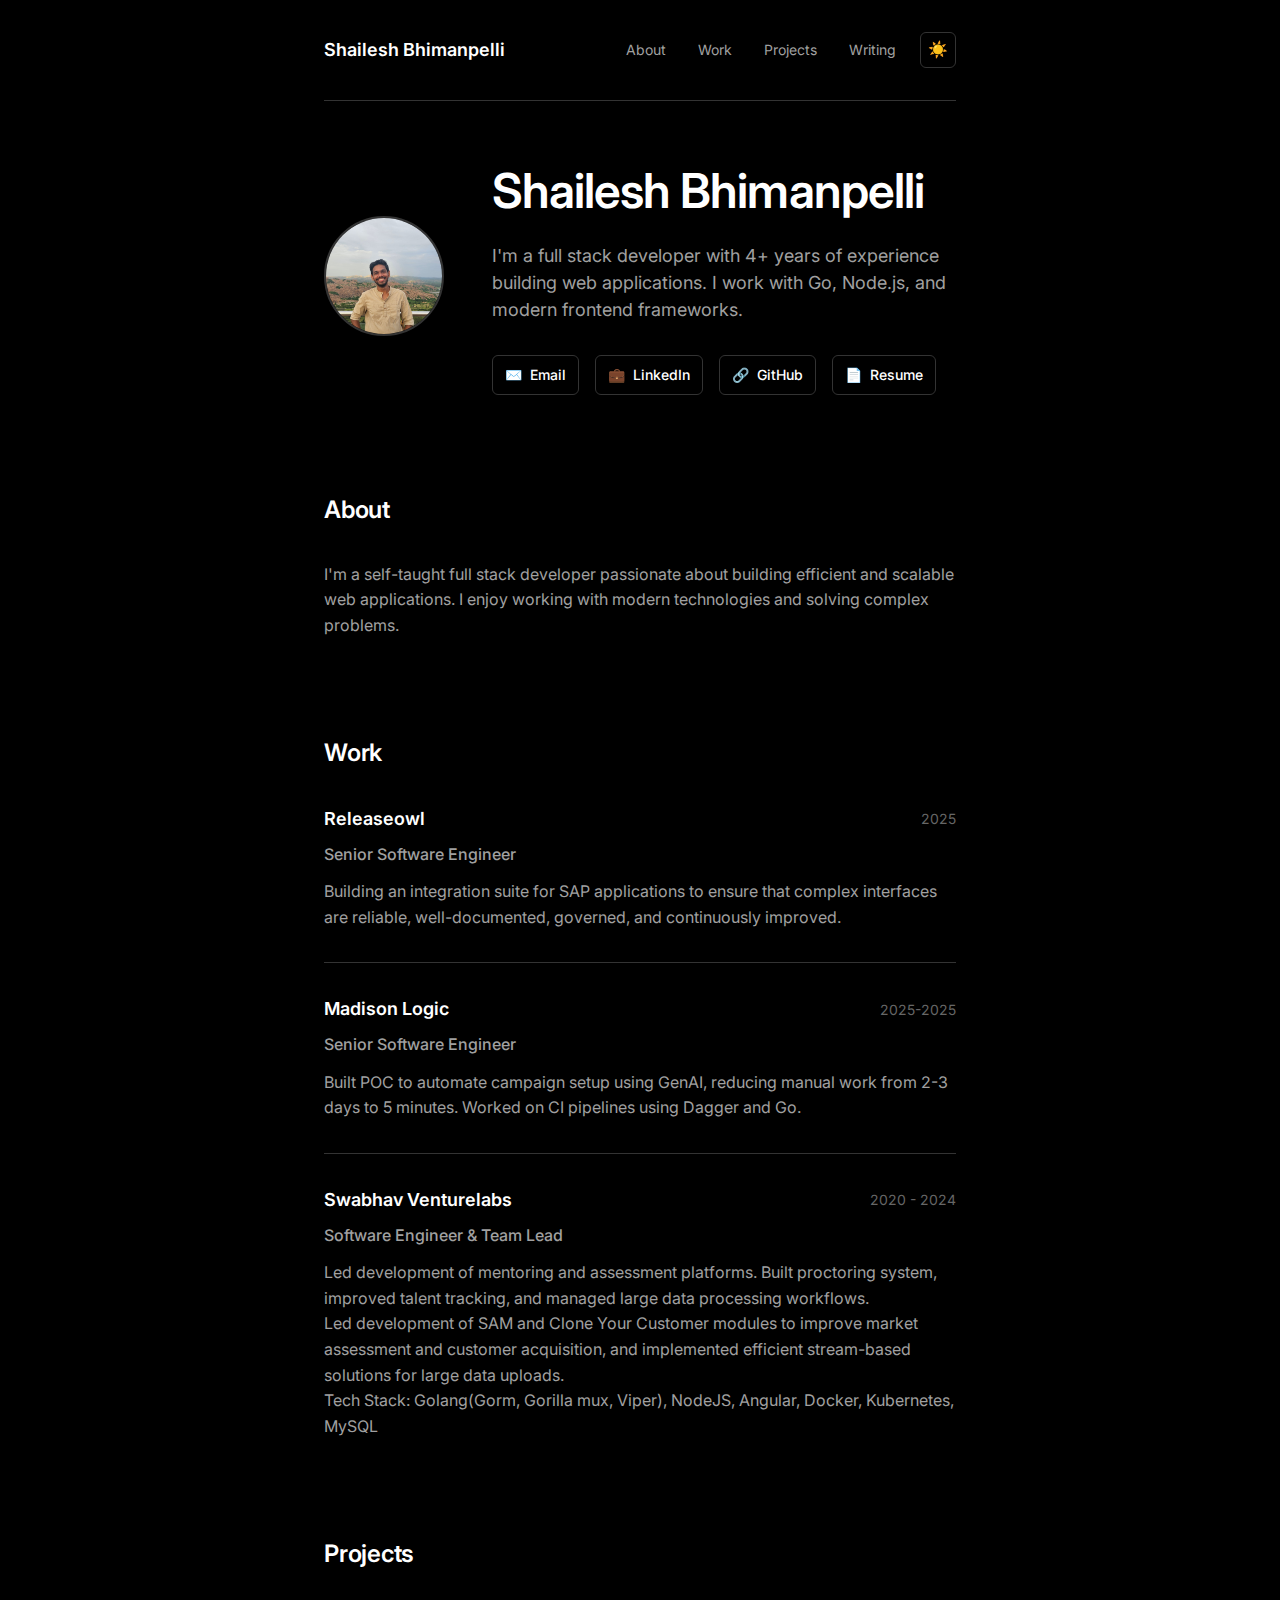
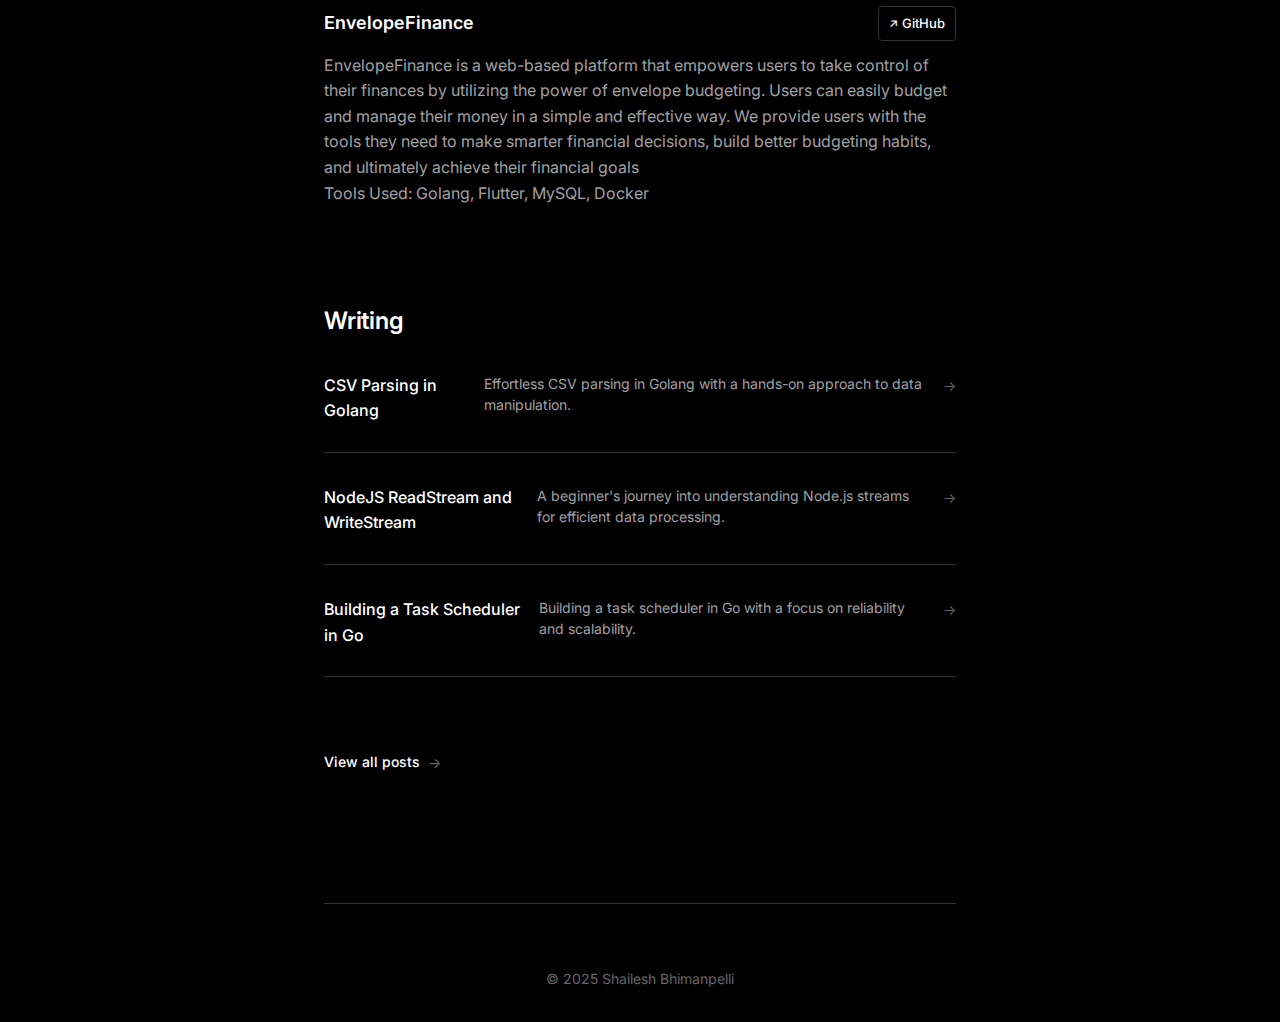
<file: index.html>
<!DOCTYPE html>
<html lang="en">
  <head>
    <meta charset="UTF-8" />
    <meta http-equiv="X-UA-Compatible" content="IE=edge" />
    <meta name="viewport" content="width=device-width, initial-scale=1.0" />
    <title>Shailesh Bhimanpelli</title>
    <link rel="stylesheet" href="./styles/main.css" type="text/css" media="screen" />
    <link rel="preconnect" href="https://fonts.googleapis.com" />
    <link rel="preconnect" href="https://fonts.gstatic.com" crossorigin />
    <link href="https://fonts.googleapis.com/css2?family=Inter:wght@400;500;600&display=swap" rel="stylesheet" />

    <!-- Google tag (gtag.js) -->
    <script async src="https://www.googletagmanager.com/gtag/js?id=G-DHS03ZKPVD"></script>
    <script>
      window.dataLayer = window.dataLayer || [];
      function gtag() {
        dataLayer.push(arguments);
      }
      gtag("js", new Date());

      gtag("config", "G-DHS03ZKPVD");
    </script>
  </head>

  <body>
    <div class="container">
      <!-- Header -->
      <header class="header">
        <nav class="nav">
          <a href="#" class="nav-brand">Shailesh Bhimanpelli</a>
          <div class="nav-right">
            <div class="nav-links">
              <a href="#about">About</a>
              <a href="#work">Work</a>
              <a href="#projects">Projects</a>
              <a href="#writing">Writing</a>
            </div>
            <button class="theme-toggle" id="theme-toggle" aria-label="Toggle theme">
              <span class="theme-icon">☀️</span>
            </button>
          </div>
        </nav>
      </header>

      <!-- Main Content -->
      <main class="main">
        <!-- Hero Section -->
        <section class="hero">
          <div class="hero-content">
            <div class="hero-image">
              <img src="./assets/images/profile.jpg" alt="Shailesh Bhimanpelli" class="profile-pic" />
            </div>
            <div class="hero-text">
              <h1>Shailesh Bhimanpelli</h1>
              <p class="hero-description">
                I'm a full stack developer with 4+ years of experience building web applications. I work with Go,
                Node.js, and modern frontend frameworks.
              </p>
              <div class="hero-links">
                <a href="mailto:shaileshhb.0720@gmail.com" class="social-link">
                  <span class="social-icon">✉️</span>
                  <span>Email</span>
                </a>
                <a href="https://www.linkedin.com/in/shailesh-bhimanpelli" target="_blank" class="social-link">
                  <span class="social-icon">💼</span>
                  <span>LinkedIn</span>
                </a>
                <a href="https://github.com/shaileshhb" target="_blank" class="social-link">
                  <span class="social-icon">🔗</span>
                  <span>GitHub</span>
                </a>
                <a href="./assets/Shailesh_Bhimanpelli_Resume.pdf" target="_blank" class="social-link">
                  <span class="social-icon">📄</span>
                  <span>Resume</span>
                </a>
              </div>
            </div>
          </div>
        </section>

        <!-- About Section -->
        <section id="about" class="section">
          <h2>About</h2>
          <div class="content">
            <p>
              I'm a self-taught full stack developer passionate about building efficient and scalable web applications.
              I enjoy working with modern technologies and solving complex problems.
            </p>
          </div>
        </section>

        <!-- Work Section -->
        <section id="work" class="section">
          <h2>Work</h2>
          <div class="content">
            <div class="work-item">
              <div class="work-header">
                <h3>Releaseowl</h3>
                <span class="work-period">2025</span>
              </div>
              <p class="work-title">Senior Software Engineer</p>
              <p class="work-description">
                Building an integration suite for SAP applications to ensure that complex interfaces are reliable,
                well-documented, governed, and continuously improved.
              </p>
            </div>
            <div class="work-item">
              <div class="work-header">
                <h3>Madison Logic</h3>
                <span class="work-period">2025-2025</span>
              </div>
              <p class="work-title">Senior Software Engineer</p>
              <p class="work-description">
                Built POC to automate campaign setup using GenAI, reducing manual work from 2-3 days to 5 minutes.
                Worked on CI pipelines using Dagger and Go.
              </p>
            </div>

            <div class="work-item">
              <div class="work-header">
                <h3>Swabhav Venturelabs</h3>
                <span class="work-period">2020 - 2024</span>
              </div>
              <p class="work-title">Software Engineer & Team Lead</p>
              <p class="work-description">
                Led development of mentoring and assessment platforms. Built proctoring system, improved talent
                tracking, and managed large data processing workflows.
              </p>
              <p class="work-description">
                Led development of SAM and Clone Your Customer modules to improve market assessment and customer
                acquisition, and implemented efficient stream-based solutions for large data uploads.
              </p>
              <p class="work-description">
                Tech Stack: Golang(Gorm, Gorilla mux, Viper), NodeJS, Angular, Docker, Kubernetes, MySQL
              </p>
            </div>
          </div>
        </section>

        <!-- Projects Section -->
        <section id="projects" class="section">
          <h2>Projects</h2>
          <div class="content">
            <div class="project-item">
              <div class="project-header">
                <h3>EnvelopeFinance</h3>
                <a href="https://github.com/shaileshhb/equisplit-backend" target="_blank" class="project-link">
                  <span class="link-icon">↗</span>
                  <span>GitHub</span>
                </a>
              </div>
              <p class="project-description">
                EnvelopeFinance is a web-based platform that empowers users to take control of their finances by
                utilizing the power of envelope budgeting. Users can easily budget and manage their money in a simple
                and effective way. We provide users with the tools they need to make smarter financial decisions, build
                better budgeting habits, and ultimately achieve their financial goals
              </p>
              <p class="project-description">Tools Used: Golang, Flutter, MySQL, Docker</p>
            </div>
          </div>
        </section>

        <!-- Writing Section -->
        <section id="writing" class="section">
          <h2>Writing</h2>
          <div class="content">
            <div class="writing-item">
              <a href="https://blog.shaileshhb.in/go-csv-parsing" target="_blank" class="writing-link">
                <span class="writing-title">CSV Parsing in Golang</span>
                <span class="writing-description"
                  >Effortless CSV parsing in Golang with a hands-on approach to data manipulation.</span
                >
                <span class="link-arrow">→</span>
              </a>
            </div>

            <div class="writing-item">
              <a
                href="https://blog.shaileshhb.in/nodejs-readstream-and-writestream"
                target="_blank"
                class="writing-link"
              >
                <span class="writing-title">NodeJS ReadStream and WriteStream</span>
                <span class="writing-description"
                  >A beginner's journey into understanding Node.js streams for efficient data processing.</span
                >
                <span class="link-arrow">→</span>
              </a>
            </div>

            <div class="writing-item">
              <a
                href="https://blog.shaileshhb.in/step-by-step-guide-to-building-a-task-scheduler-in-go"
                target="_blank"
                class="writing-link"
              >
                <span class="writing-title">Building a Task Scheduler in Go</span>
                <span class="writing-description"
                  >Building a task scheduler in Go with a focus on reliability and scalability.</span
                >
                <span class="link-arrow">→</span>
              </a>
            </div>

            <div class="writing-all">
              <a href="https://blog.shaileshhb.in" target="_blank" class="view-all-link">
                <span>View all posts</span>
                <span class="link-arrow">→</span>
              </a>
            </div>
          </div>
        </section>
      </main>

      <!-- Footer -->
      <footer class="footer">
        <p>&copy; 2025 Shailesh Bhimanpelli</p>
      </footer>
    </div>

    <script>
      // Theme toggle functionality
      const themeToggle = document.getElementById("theme-toggle");
      const themeIcon = themeToggle.querySelector(".theme-icon");
      const body = document.body;

      // Check for saved theme preference or default to dark mode
      const currentTheme = localStorage.getItem("theme") || "dark";
      body.setAttribute("data-theme", currentTheme);
      updateThemeIcon(currentTheme);

      themeToggle.addEventListener("click", () => {
        const currentTheme = body.getAttribute("data-theme");
        const newTheme = currentTheme === "dark" ? "light" : "dark";

        body.setAttribute("data-theme", newTheme);
        localStorage.setItem("theme", newTheme);
        updateThemeIcon(newTheme);
      });

      function updateThemeIcon(theme) {
        themeIcon.textContent = theme === "dark" ? "☀️" : "🌙";
      }

      // Smooth scrolling for navigation links
      document.querySelectorAll('a[href^="#"]').forEach((anchor) => {
        anchor.addEventListener("click", function (e) {
          e.preventDefault();
          const target = document.querySelector(this.getAttribute("href"));
          if (target) {
            target.scrollIntoView({
              behavior: "smooth",
              block: "start",
            });
          }
        });
      });
    </script>
  </body>
</html>
</file>
<file: styles/main.css>
@import url('https://fonts.googleapis.com/css2?family=Inter:wght@400;500;600&display=swap');

:root {
  /* Light theme */
  --text-primary: #000000;
  --text-secondary: #666666;
  --text-tertiary: #999999;
  --background: #ffffff;
  --border: #e5e5e5;
  --hover: #f5f5f5;
  --link-hover: #f0f0f0;
}

[data-theme="dark"] {
  /* Dark theme */
  --text-primary: #ffffff;
  --text-secondary: #a0a0a0;
  --text-tertiary: #666666;
  --background: #000000;
  --border: #333333;
  --hover: #1a1a1a;
  --link-hover: #2a2a2a;
}

* {
  margin: 0;
  padding: 0;
  box-sizing: border-box;
}

html {
  scroll-behavior: smooth;
}

body {
  font-family: 'Inter', -apple-system, BlinkMacSystemFont, 'Segoe UI', Roboto, sans-serif;
  line-height: 1.6;
  color: var(--text-primary);
  background-color: var(--background);
  font-size: 16px;
  -webkit-font-smoothing: antialiased;
  -moz-osx-font-smoothing: grayscale;
  transition: background-color 0.3s ease, color 0.3s ease;
}

.container {
  max-width: 680px;
  margin: 0 auto;
  padding: 0 24px;
}

/* Header */
.header {
  padding: 32px 0;
  border-bottom: 1px solid var(--border);
  margin-bottom: 64px;
}

.nav {
  display: flex;
  justify-content: space-between;
  align-items: center;
}

.nav-brand {
  font-weight: 600;
  color: var(--text-primary);
  text-decoration: none;
  font-size: 18px;
}

.nav-right {
  display: flex;
  align-items: center;
  gap: 24px;
}

.nav-links {
  display: flex;
  gap: 32px;
}

.nav-links a {
  color: var(--text-secondary);
  text-decoration: none;
  font-size: 14px;
  transition: color 0.2s ease;
}

.nav-links a:hover {
  color: var(--text-primary);
}

/* Theme Toggle */
.theme-toggle {
  background: none;
  border: 1px solid var(--border);
  border-radius: 6px;
  padding: 8px;
  cursor: pointer;
  font-size: 16px;
  transition: all 0.2s ease;
  display: flex;
  align-items: center;
  justify-content: center;
  width: 36px;
  height: 36px;
}

.theme-toggle:hover {
  background-color: var(--hover);
  border-color: var(--text-tertiary);
}

.theme-icon {
  display: block;
  line-height: 1;
}

/* Main Content */
.main {
  margin-bottom: 128px;
}

/* Hero Section */
.hero {
  margin-bottom: 96px;
}

.hero-content {
  display: grid;
  grid-template-columns: 1fr auto;
  gap: 48px;
  align-items: center;
}

.hero-text {
  min-width: 0; /* Allows text to shrink */
}

.hero h1 {
  font-size: 48px;
  font-weight: 600;
  line-height: 1.1;
  margin-bottom: 24px;
  letter-spacing: -0.02em;
}

.hero-description {
  font-size: 18px;
  color: var(--text-secondary);
  margin-bottom: 32px;
  line-height: 1.5;
}

.hero-links {
  display: flex;
  gap: 16px;
  flex-wrap: wrap;
}

/* Profile Image */
.hero-image {
  flex-shrink: 0;
}

.profile-pic {
  width: 120px;
  height: 120px;
  border-radius: 50%;
  object-fit: cover;
  border: 2px solid var(--border);
  transition: all 0.3s ease;
}

.profile-pic:hover {
  transform: scale(1.05);
  border-color: var(--text-tertiary);
}

/* Social Links */
.social-link {
  display: inline-flex;
  align-items: center;
  gap: 8px;
  padding: 8px 12px;
  border: 1px solid var(--border);
  border-radius: 6px;
  color: var(--text-primary);
  text-decoration: none;
  font-size: 14px;
  font-weight: 500;
  transition: all 0.2s ease;
  background-color: var(--background);
}

.social-link:hover {
  background-color: var(--link-hover);
  border-color: var(--text-tertiary);
  transform: translateY(-1px);
}

.social-icon {
  font-size: 14px;
  line-height: 1;
}

/* Sections */
.section {
  margin-bottom: 96px;
}

.section h2 {
  font-size: 24px;
  font-weight: 600;
  margin-bottom: 32px;
  letter-spacing: -0.01em;
}

.content {
  display: flex;
  flex-direction: column;
  gap: 32px;
}

.content p {
  color: var(--text-secondary);
  line-height: 1.6;
}

/* Links */
.link {
  color: var(--text-primary);
  text-decoration: none;
  font-size: 14px;
  font-weight: 500;
  transition: color 0.2s ease;
}

.link:hover {
  color: var(--text-secondary);
}

/* Work Items */
.work-item {
  padding-bottom: 32px;
  border-bottom: 1px solid var(--border);
}

.work-item:last-child {
  border-bottom: none;
  padding-bottom: 0;
}

.work-header {
  display: flex;
  justify-content: space-between;
  align-items: center;
  margin-bottom: 8px;
}

.work-header h3 {
  font-size: 18px;
  font-weight: 600;
  color: var(--text-primary);
}

.work-period {
  font-size: 14px;
  color: var(--text-tertiary);
}

.work-title {
  font-size: 16px;
  color: var(--text-secondary);
  margin-bottom: 12px;
  font-weight: 500;
}

.work-description {
  color: var(--text-secondary);
  line-height: 1.6;
}

/* Project Items */
.project-item {
  padding-bottom: 32px;
  border-bottom: 1px solid var(--border);
}

.project-item:last-child {
  border-bottom: none;
  padding-bottom: 0;
}

.project-header {
  display: flex;
  justify-content: space-between;
  align-items: center;
  margin-bottom: 12px;
}

.project-header h3 {
  font-size: 18px;
  font-weight: 600;
  color: var(--text-primary);
}

.project-link {
  display: inline-flex;
  align-items: center;
  gap: 4px;
  padding: 6px 10px;
  border: 1px solid var(--border);
  border-radius: 4px;
  color: var(--text-primary);
  text-decoration: none;
  font-size: 13px;
  font-weight: 500;
  transition: all 0.2s ease;
  background-color: var(--background);
}

.project-link:hover {
  background-color: var(--link-hover);
  border-color: var(--text-tertiary);
  transform: translateY(-1px);
}

.link-icon {
  font-size: 12px;
  line-height: 1;
}

.project-description {
  color: var(--text-secondary);
  line-height: 1.6;
}

/* Writing Items */
.writing-item {
  padding-bottom: 24px;
  border-bottom: 1px solid var(--border);
}

.writing-item:last-child {
  border-bottom: none;
  padding-bottom: 0;
}

.writing-link {
  display: flex;
  justify-content: space-between;
  align-items: flex-start;
  text-decoration: none;
  padding: 16px;
  transition: background-color 0.2s ease;
  border-radius: 8px;
  margin: -16px;
  gap: 16px;
}

.writing-link:hover {
  background-color: var(--hover);
}

.writing-link:hover .link-arrow {
  transform: translateX(4px);
}

.writing-title {
  display: block;
  font-size: 16px;
  font-weight: 500;
  color: var(--text-primary);
  margin-bottom: 4px;
}

.writing-description {
  display: block;
  font-size: 14px;
  color: var(--text-secondary);
  line-height: 1.5;
}

.link-arrow {
  color: var(--text-tertiary);
  font-size: 14px;
  transition: transform 0.2s ease;
  flex-shrink: 0;
  margin-top: 2px;
}

.writing-all {
  margin-top: 16px;
  padding-top: 24px;
}

.view-all-link {
  display: inline-flex;
  align-items: center;
  gap: 8px;
  color: var(--text-primary);
  text-decoration: none;
  font-size: 14px;
  font-weight: 500;
  transition: all 0.2s ease;
}

.view-all-link:hover {
  color: var(--text-secondary);
}

.view-all-link:hover .link-arrow {
  transform: translateX(4px);
}

/* Footer */
.footer {
  padding: 64px 0 32px;
  border-top: 1px solid var(--border);
  text-align: center;
}

.footer p {
  color: var(--text-tertiary);
  font-size: 14px;
}

/* Responsive Design */
@media (max-width: 768px) {
  .container {
    padding: 0 16px;
  }

  .header {
    padding: 24px 0;
    margin-bottom: 48px;
  }

  .nav {
    flex-direction: column;
    gap: 24px;
    align-items: flex-start;
  }

  .nav-right {
    width: 100%;
    justify-content: space-between;
  }

  .nav-links {
    gap: 24px;
  }

  .hero {
    margin-bottom: 64px;
  }

  .hero-content {
    grid-template-columns: 1fr;
    gap: 32px;
    text-align: center;
  }

  .hero-image {
    order: -1; /* Show image first on mobile */
  }

  .hero h1 {
    font-size: 36px;
    margin-bottom: 20px;
  }

  .hero-description {
    font-size: 16px;
    margin-bottom: 24px;
  }

  .hero-links {
    gap: 12px;
    justify-content: center;
  }

  .section {
    margin-bottom: 64px;
  }

  .section h2 {
    font-size: 20px;
    margin-bottom: 24px;
  }

  .content {
    gap: 24px;
  }

  .work-header,
  .project-header {
    flex-direction: column;
    align-items: flex-start;
    gap: 8px;
  }

  .work-item,
  .project-item {
    padding-bottom: 24px;
  }

  .main {
    margin-bottom: 96px;
  }

  .footer {
    padding: 48px 0 24px;
  }

  .writing-link {
    flex-direction: column;
    align-items: flex-start;
    gap: 8px;
  }

  .link-arrow {
    align-self: flex-end;
  }
}

@media (max-width: 480px) {
  .container {
    padding: 0 12px;
  }

  .hero h1 {
    font-size: 28px;
  }

  .hero-description {
    font-size: 15px;
  }

  .nav-links {
    gap: 16px;
  }

  .hero-links {
    flex-direction: column;
    gap: 8px;
  }

  .social-link {
    width: 100%;
    justify-content: center;
  }

  .profile-pic {
    width: 100px;
    height: 100px;
  }
}

/* Focus styles for accessibility */
.theme-toggle:focus,
.social-link:focus,
.project-link:focus,
.writing-link:focus,
.view-all-link:focus {
  outline: 2px solid var(--text-primary);
  outline-offset: 2px;
}

/* Reduced motion support */
@media (prefers-reduced-motion: reduce) {
  * {
    animation-duration: 0.01ms !important;
    animation-iteration-count: 1 !important;
    transition-duration: 0.01ms !important;
  }
  
  html {
    scroll-behavior: auto;
  }
}
</file>
